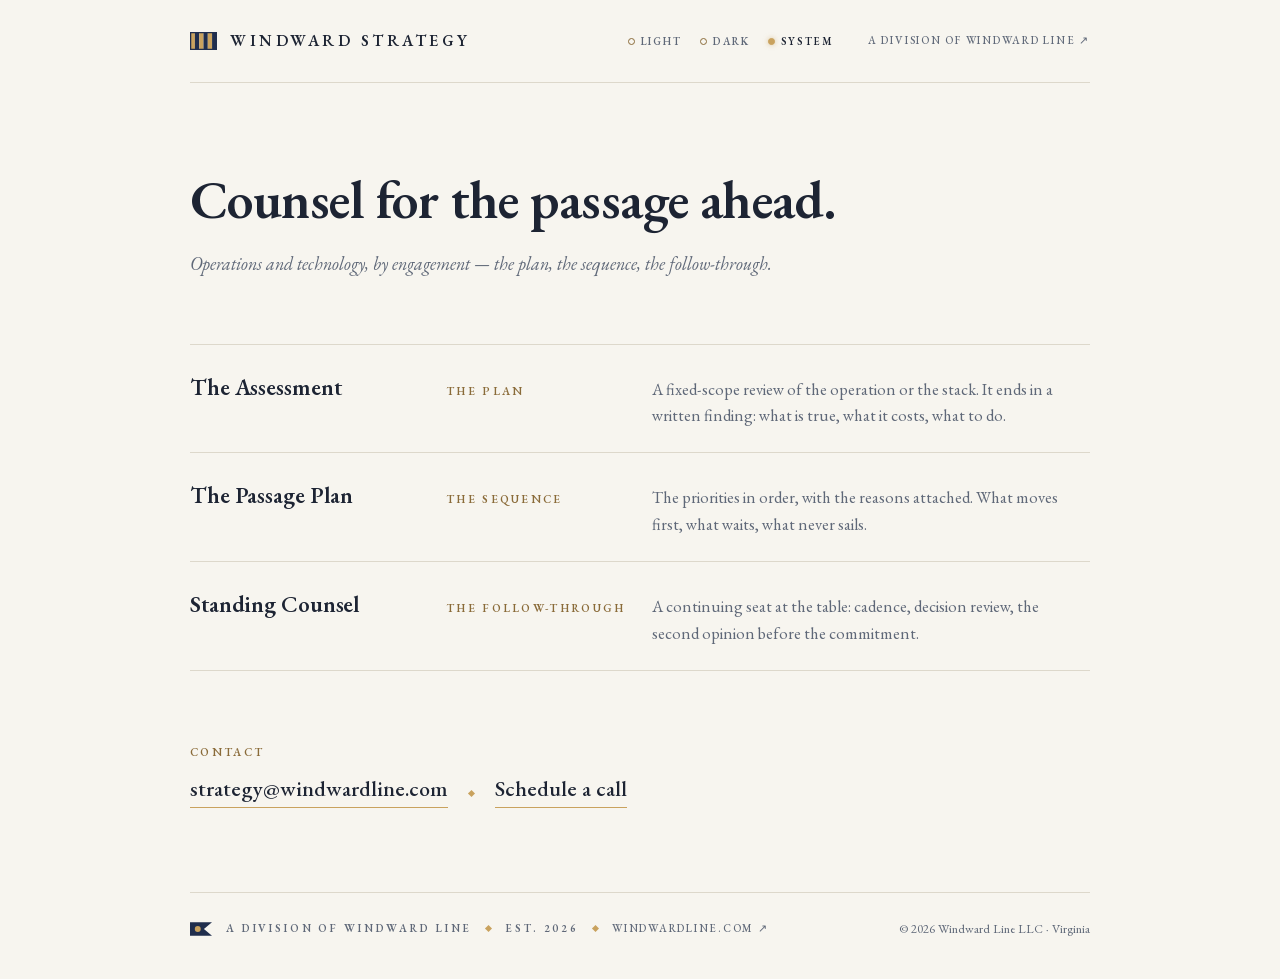
<file: index.html>
<!DOCTYPE html>
<html lang="en">
<head>
<meta charset="utf-8">
<meta name="viewport" content="width=device-width, initial-scale=1">
<title>Windward Strategy</title>
<meta name="description" content="Windward Strategy is the advisory division of Windward Line. Operations and technology, by engagement: the plan, the sequence, the follow-through.">
<script src="script.js"></script>
<link rel="preload" href="fonts/EBGaramond-Roman.woff2" as="font" type="font/woff2" crossorigin>
<link rel="preload" href="fonts/EBGaramond-Italic.woff2" as="font" type="font/woff2" crossorigin>
<link rel="stylesheet" href="style.css">
<link rel="icon" href="favicon.ico" sizes="32x32">
<link rel="icon" href="favicon.svg" type="image/svg+xml">
<link rel="apple-touch-icon" href="apple-touch-icon.png">
</head>
<body>

<header class="top">
  <span class="brand">
    <svg class="gflag" width="27" height="18" viewBox="0 0 30 20" role="img" aria-label="Windward Strategy flag">
      <rect x="0.7" y="0.7" width="4.766" height="18.6" fill="#c9a25e"/><rect x="5.466" y="0.7" width="4.766" height="18.6" fill="#202e4d"/><rect x="10.233" y="0.7" width="4.766" height="18.6" fill="#c9a25e"/><rect x="15" y="0.7" width="4.766" height="18.6" fill="#202e4d"/><rect x="19.766" y="0.7" width="4.766" height="18.6" fill="#c9a25e"/><rect x="24.533" y="0.7" width="4.767" height="18.6" fill="#202e4d"/>
      <rect class="mount" x="0.7" y="0.7" width="28.6" height="18.6" fill="none" stroke-width="1.4"/>
    </svg>
    <span class="brand-name">Windward Strategy</span>
  </span>
  <div class="top-right">
    <div class="lamp" role="group" aria-label="Lamp">
      <button class="lamp-opt" type="button" data-set-theme="light" aria-pressed="false">Light</button>
      <button class="lamp-opt" type="button" data-set-theme="dark" aria-pressed="false">Dark</button>
      <button class="lamp-opt" type="button" data-set-theme="system" aria-pressed="true">System</button>
    </div>
    <a class="top-link" href="https://windwardline.com" target="_blank" rel="noopener">A division of Windward Line ↗</a>
  </div>
</header>

<main>
  <section class="hero" aria-label="Windward Strategy">
    <h1 class="hero-h1">Counsel for the passage ahead.</h1>
    <p class="hero-sub">Operations and technology, by engagement — the plan, the sequence, the follow-through.</p>
  </section>

  <section class="engagements" aria-label="Engagements">
    <div class="eng">
      <span class="eng-name">The Assessment</span>
      <span class="eng-kicker">The Plan</span>
      <span class="eng-desc">A fixed-scope review of the operation or the stack. It ends in a written finding: what is true, what it costs, what to do.</span>
    </div>
    <div class="eng">
      <span class="eng-name">The Passage Plan</span>
      <span class="eng-kicker">The Sequence</span>
      <span class="eng-desc">The priorities in order, with the reasons attached. What moves first, what waits, what never sails.</span>
    </div>
    <div class="eng">
      <span class="eng-name">Standing Counsel</span>
      <span class="eng-kicker">The Follow-Through</span>
      <span class="eng-desc">A continuing seat at the table: cadence, decision review, the second opinion before the commitment.</span>
    </div>
  </section>
</main>

<section class="contact" aria-label="Contact">
  <h2 class="contact-label">Contact</h2>
  <a class="contact-link" href="mailto:strategy@windwardline.com?subject=%5BWindward%20Strategy%5D%20Contact">strategy@windwardline.com</a>
  <span class="contact-sep" aria-hidden="true"></span>
  <a class="contact-link" href="/schedule">Schedule&nbsp;a&nbsp;call</a>
</section>

<footer class="foot">
  <span class="plate">
    <svg class="hflag" width="22" height="14" viewBox="0 0 34 21" aria-hidden="true">
      <path class="f" d="M0 0 H34 L21.5 10.5 L34 21 H0 Z"/>
      <circle class="d" cx="12" cy="10.5" r="4.6"/>
    </svg>
    <span class="plate-text">A division of Windward Line</span>
    <span class="plate-diamond" aria-hidden="true"></span>
    <span class="plate-text">Est. 2026</span>
    <span class="plate-diamond" aria-hidden="true"></span>
    <a class="plate-link" href="https://windwardline.com" target="_blank" rel="noopener">windwardline.com&nbsp;↗</a>
  </span>
  <span class="foot-copy">© 2026 Windward Line LLC · Virginia</span>
</footer>

</body>
</html>
</file>
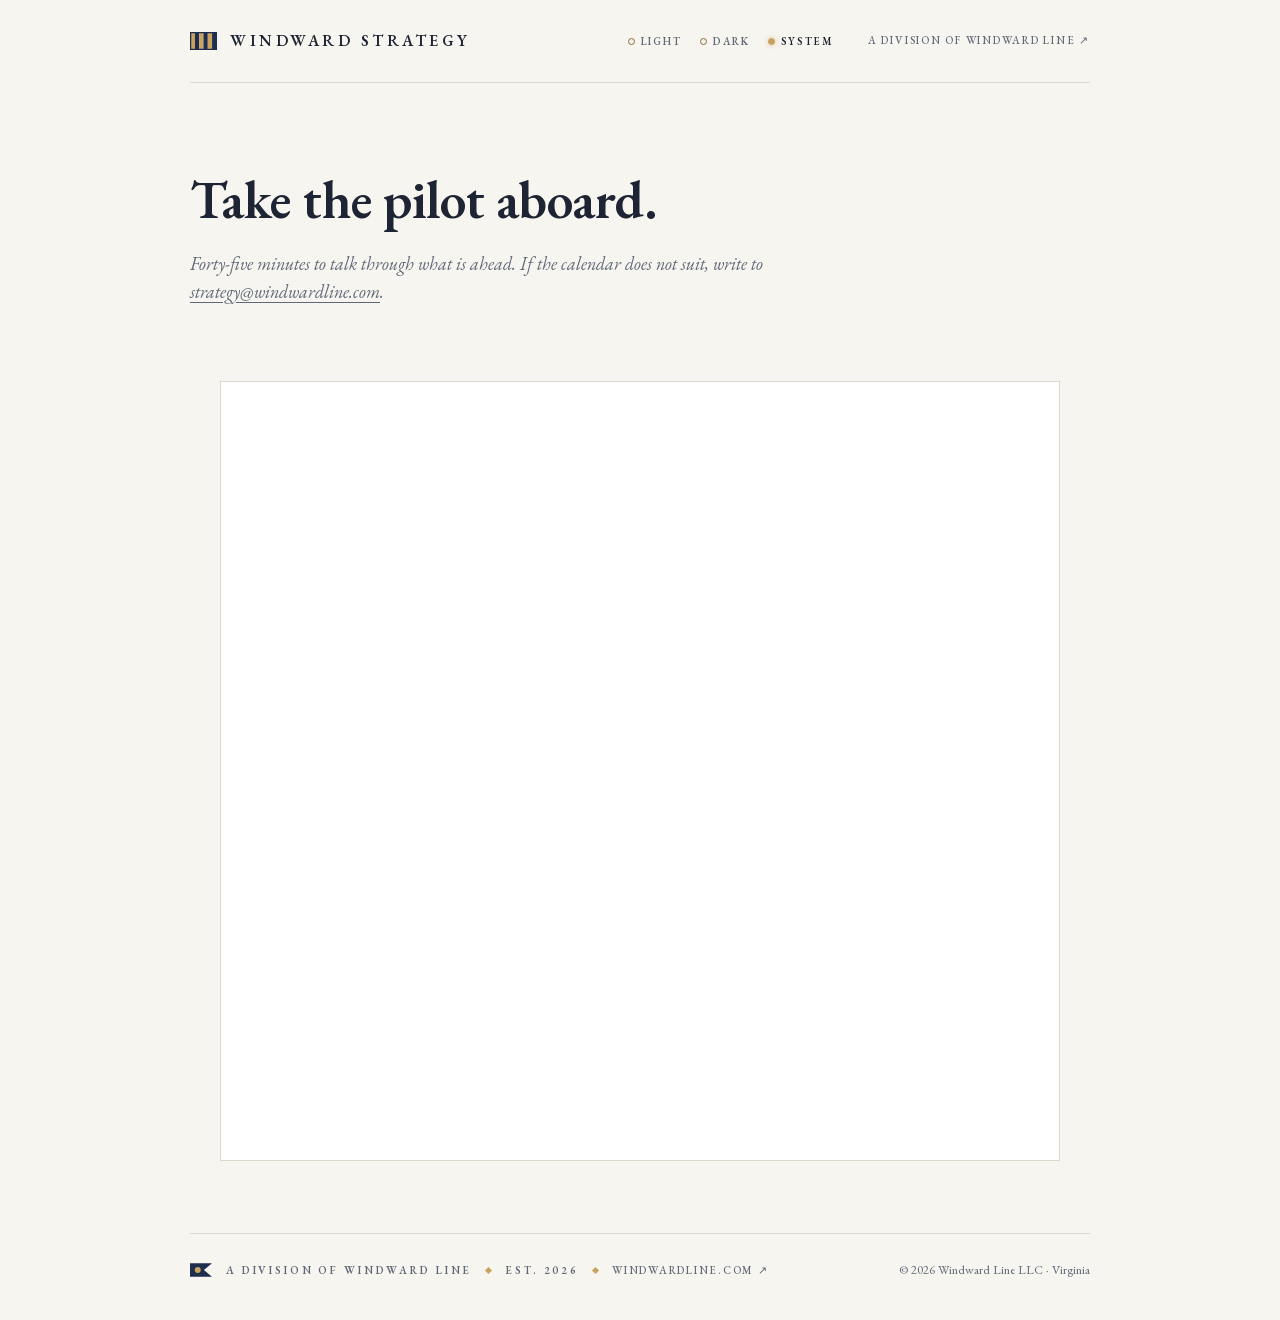
<file: schedule.html>
<!DOCTYPE html>
<html lang="en">
<head>
<meta charset="utf-8">
<meta name="viewport" content="width=device-width, initial-scale=1">
<title>Schedule — Windward Strategy</title>
<meta name="description" content="Book an engagement call with Windward Strategy, the advisory division of Windward Line.">
<script src="script.js"></script>
<link rel="preload" href="fonts/EBGaramond-Roman.woff2" as="font" type="font/woff2" crossorigin>
<link rel="preload" href="fonts/EBGaramond-Italic.woff2" as="font" type="font/woff2" crossorigin>
<link rel="stylesheet" href="style.css">
<link rel="icon" href="favicon.ico" sizes="32x32">
<link rel="icon" href="favicon.svg" type="image/svg+xml">
<link rel="apple-touch-icon" href="apple-touch-icon.png">
</head>
<body>

<header class="top">
  <a class="brand" href="/">
    <svg class="gflag" width="27" height="18" viewBox="0 0 30 20" role="img" aria-label="Windward Strategy flag">
      <rect x="0.7" y="0.7" width="4.766" height="18.6" fill="#c9a25e"/><rect x="5.466" y="0.7" width="4.766" height="18.6" fill="#202e4d"/><rect x="10.233" y="0.7" width="4.766" height="18.6" fill="#c9a25e"/><rect x="15" y="0.7" width="4.766" height="18.6" fill="#202e4d"/><rect x="19.766" y="0.7" width="4.766" height="18.6" fill="#c9a25e"/><rect x="24.533" y="0.7" width="4.767" height="18.6" fill="#202e4d"/>
      <rect class="mount" x="0.7" y="0.7" width="28.6" height="18.6" fill="none" stroke-width="1.4"/>
    </svg>
    <span class="brand-name">Windward Strategy</span>
  </a>
  <div class="top-right">
    <div class="lamp" role="group" aria-label="Lamp">
      <button class="lamp-opt" type="button" data-set-theme="light" aria-pressed="false">Light</button>
      <button class="lamp-opt" type="button" data-set-theme="dark" aria-pressed="false">Dark</button>
      <button class="lamp-opt" type="button" data-set-theme="system" aria-pressed="true">System</button>
    </div>
    <a class="top-link" href="https://windwardline.com" target="_blank" rel="noopener">A division of Windward Line ↗</a>
  </div>
</header>

<main>
  <section class="hero" aria-label="Schedule">
    <h1 class="hero-h1">Take the pilot aboard.</h1>
    <p class="hero-sub">Forty-five minutes to talk through what is ahead. If the calendar does not suit,
    write to <a href="mailto:strategy@windwardline.com?subject=%5BWindward%20Strategy%5D%20Contact">strategy@windwardline.com</a>.</p>
  </section>

  <section class="sched" aria-label="Booking calendar">
    <iframe class="sched-frame" src="https://koalendar.com/e/windward-strategy?embed=true" title="Windward Strategy booking calendar" loading="lazy"></iframe>
  </section>
</main>

<footer class="foot">
  <span class="plate">
    <svg class="hflag" width="22" height="14" viewBox="0 0 34 21" aria-hidden="true">
      <path class="f" d="M0 0 H34 L21.5 10.5 L34 21 H0 Z"/>
      <circle class="d" cx="12" cy="10.5" r="4.6"/>
    </svg>
    <span class="plate-text">A division of Windward Line</span>
    <span class="plate-diamond" aria-hidden="true"></span>
    <span class="plate-text">Est. 2026</span>
    <span class="plate-diamond" aria-hidden="true"></span>
    <a class="plate-link" href="https://windwardline.com" target="_blank" rel="noopener">windwardline.com&nbsp;↗</a>
  </span>
  <span class="foot-copy">© 2026 Windward Line LLC · Virginia</span>
</footer>

</body>
</html>
</file>
<file: style.css>
/* Windward Strategy — the Chart Room. Spec: docs/superpowers/specs/2026-07-27-strategy-chart-room-design.md */

:root {
  color-scheme: light dark;
  --g: #f7f5ef;
  --ink: #1d2433;
  --mut: #5f6878;
  --line: #ddd8cb;
  --gold: #c9a25e;
  --gold-ink: #8a6b39;
  --gf-stroke: #202e4d;
  --hf-fill: #202e4d;
  --hf-stroke: transparent;
  --hf-sw: 0;
  --hf-dot: #c9a25e;
}

@media (prefers-color-scheme: dark) {
  :root {
  --g: #101625;
  --ink: #e7e5da;
  --mut: #99a0b0;
  --line: rgba(231, 229, 218, 0.14);
  --gold: #c9a25e;
  --gold-ink: #d9bd85;
  --gf-stroke: #d9bd85;
  --hf-fill: transparent;
  --hf-stroke: #d9bd85;
  --hf-sw: 1.6;
  --hf-dot: #d9bd85;
  }
}

/* The lamp: a stored choice outranks the OS preference */
:root[data-theme="light"] {
  --g: #f7f5ef;
  --ink: #1d2433;
  --mut: #5f6878;
  --line: #ddd8cb;
  --gold: #c9a25e;
  --gold-ink: #8a6b39;
  --gf-stroke: #202e4d;
  --hf-fill: #202e4d;
  --hf-stroke: transparent;
  --hf-sw: 0;
  --hf-dot: #c9a25e;
}
:root[data-theme="dark"] {
  --g: #101625;
  --ink: #e7e5da;
  --mut: #99a0b0;
  --line: rgba(231, 229, 218, 0.14);
  --gold: #c9a25e;
  --gold-ink: #d9bd85;
  --gf-stroke: #d9bd85;
  --hf-fill: transparent;
  --hf-stroke: #d9bd85;
  --hf-sw: 1.6;
  --hf-dot: #d9bd85;
}

@font-face {
  font-family: "EB Garamond";
  font-style: normal;
  font-weight: 400 800;
  font-display: swap;
  src: url(fonts/EBGaramond-Roman.woff2) format("woff2");
}
@font-face {
  font-family: "EB Garamond";
  font-style: italic;
  font-weight: 400;
  font-display: swap;
  src: url(fonts/EBGaramond-Italic.woff2) format("woff2");
}

* { box-sizing: border-box; margin: 0; }

body {
  font-family: "EB Garamond", Georgia, serif;
  background: var(--g);
  color: var(--ink);
  line-height: 1.6;
  -webkit-font-smoothing: antialiased;
  max-width: 960px;
  margin: 0 auto;
  padding: 0 30px;
}

/* flags — division fields are constant; only the mount flips (flag law) */
.gflag .mount { stroke: var(--gf-stroke); }
.hflag .f { fill: var(--hf-fill); stroke: var(--hf-stroke); stroke-width: var(--hf-sw); }
.hflag .d { fill: var(--hf-dot); }

/* top bar */
.top {
  display: flex;
  align-items: center;
  justify-content: space-between;
  gap: 18px;
  padding: 26px 0;
  border-bottom: 1px solid var(--line);
}
.brand { display: flex; align-items: center; gap: 13px; }
.brand-name {
  font-weight: 600;
  font-size: 16px;
  letter-spacing: 0.22em;
  text-transform: uppercase;
  white-space: nowrap;
}
.top-right { display: flex; align-items: center; gap: 26px; flex-wrap: wrap; justify-content: flex-end; }
.top-link {
  font-size: 11px;
  font-weight: 500;
  letter-spacing: 0.16em;
  color: var(--mut);
  text-decoration: none;
  text-transform: uppercase;
  white-space: nowrap;
}
.top-link:hover { color: var(--gold-ink); }

/* the lamp */
.lamp { display: flex; align-items: center; gap: 2px; }
.lamp-opt {
  display: flex;
  align-items: center;
  gap: 6px;
  background: none;
  border: none;
  padding: 8px 8px;
  cursor: pointer;
  font-family: "EB Garamond", Georgia, serif;
  font-size: 10.5px;
  font-weight: 600;
  letter-spacing: 0.18em;
  text-transform: uppercase;
  color: var(--mut);
}
.lamp-opt::before {
  content: "";
  width: 5px;
  height: 5px;
  border-radius: 50%;
  border: 1px solid var(--gold-ink);
  flex: none;
}
.lamp-opt:hover { color: var(--gold-ink); }
.lamp-opt:focus-visible { outline: 2px solid var(--gold); outline-offset: 3px; }
.lamp-opt[aria-pressed="true"] { color: var(--ink); }
.lamp-opt[aria-pressed="true"]::before {
  background: var(--gold);
  border-color: var(--gold);
  box-shadow: 0 0 5px rgba(201, 162, 94, 0.55);
}

/* hero */
.hero { padding: 88px 0 66px; max-width: 660px; }
.hero-h1 {
  font-weight: 600;
  font-size: clamp(34px, 5.6vw, 54px);
  line-height: 1.05;
  letter-spacing: -0.01em;
  text-wrap: balance;
}
.hero-sub {
  margin-top: 22px;
  font-size: 18px;
  font-style: italic;
  color: var(--mut);
  line-height: 1.55;
}

/* engagement rows */
.engagements { border-top: 1px solid var(--line); }
.eng {
  display: grid;
  grid-template-columns: 230px 180px 1fr;
  gap: 26px;
  align-items: baseline;
  padding: 24px 0;
  border-bottom: 1px solid var(--line);
}
.eng-name { font-weight: 600; font-size: 23px; letter-spacing: -0.005em; }
.eng-kicker {
  font-size: 11.5px;
  font-weight: 600;
  letter-spacing: 0.2em;
  text-transform: uppercase;
  color: var(--gold-ink);
  white-space: nowrap;
}
.eng-desc { font-size: 16.5px; color: var(--mut); line-height: 1.6; max-width: 52ch; }
@media (max-width: 760px) {
  .eng { grid-template-columns: 1fr; gap: 5px; }
  .eng-desc { max-width: none; }
}

/* contact */
.contact { padding: 72px 0 20px; }
.contact-label {
  font-size: 11.5px;
  font-weight: 600;
  letter-spacing: 0.2em;
  text-transform: uppercase;
  color: var(--gold-ink);
}
.contact-link {
  display: inline-block;
  margin-top: 10px;
  font-size: 22px;
  font-weight: 500;
  color: var(--ink);
  text-decoration: none;
  border-bottom: 1px solid var(--gold);
}
.contact-link:hover { color: var(--gold-ink); }
.contact-link:focus-visible { outline: 2px solid var(--gold); outline-offset: 3px; }

/* footer */
.foot {
  margin-top: 64px;
  border-top: 1px solid var(--line);
  padding: 26px 0 40px;
  display: flex;
  flex-wrap: wrap;
  gap: 18px 32px;
  align-items: center;
  justify-content: space-between;
}
.plate { display: flex; align-items: center; gap: 14px; flex-wrap: wrap; }
.plate-text {
  font-weight: 600;
  font-size: 11px;
  letter-spacing: 0.26em;
  text-transform: uppercase;
  color: var(--mut);
}
.plate-diamond {
  width: 5px;
  height: 5px;
  background: var(--gold);
  transform: rotate(45deg);
  flex: none;
}
.plate-link {
  font-size: 11px;
  font-weight: 500;
  letter-spacing: 0.16em;
  text-transform: uppercase;
  color: var(--mut);
  text-decoration: none;
}
.plate-link:hover { color: var(--gold-ink); }
.foot-copy { font-size: 12.5px; color: var(--mut); }

/* the gangway (scheduling) */
a.brand { text-decoration: none; color: inherit; }
.sched { max-width: 900px; margin: 0 auto; padding: 10px 30px 8px; }
.sched-frame { display: block; width: 100%; height: 780px; border: 1px solid var(--line); background: #ffffff; }
.contact-sep { display: inline-block; width: 5px; height: 5px; background: var(--gold); transform: rotate(45deg); margin: 0 18px; vertical-align: middle; }
.hero-sub a { color: inherit; text-decoration: underline; text-underline-offset: 4px; }
</file>
